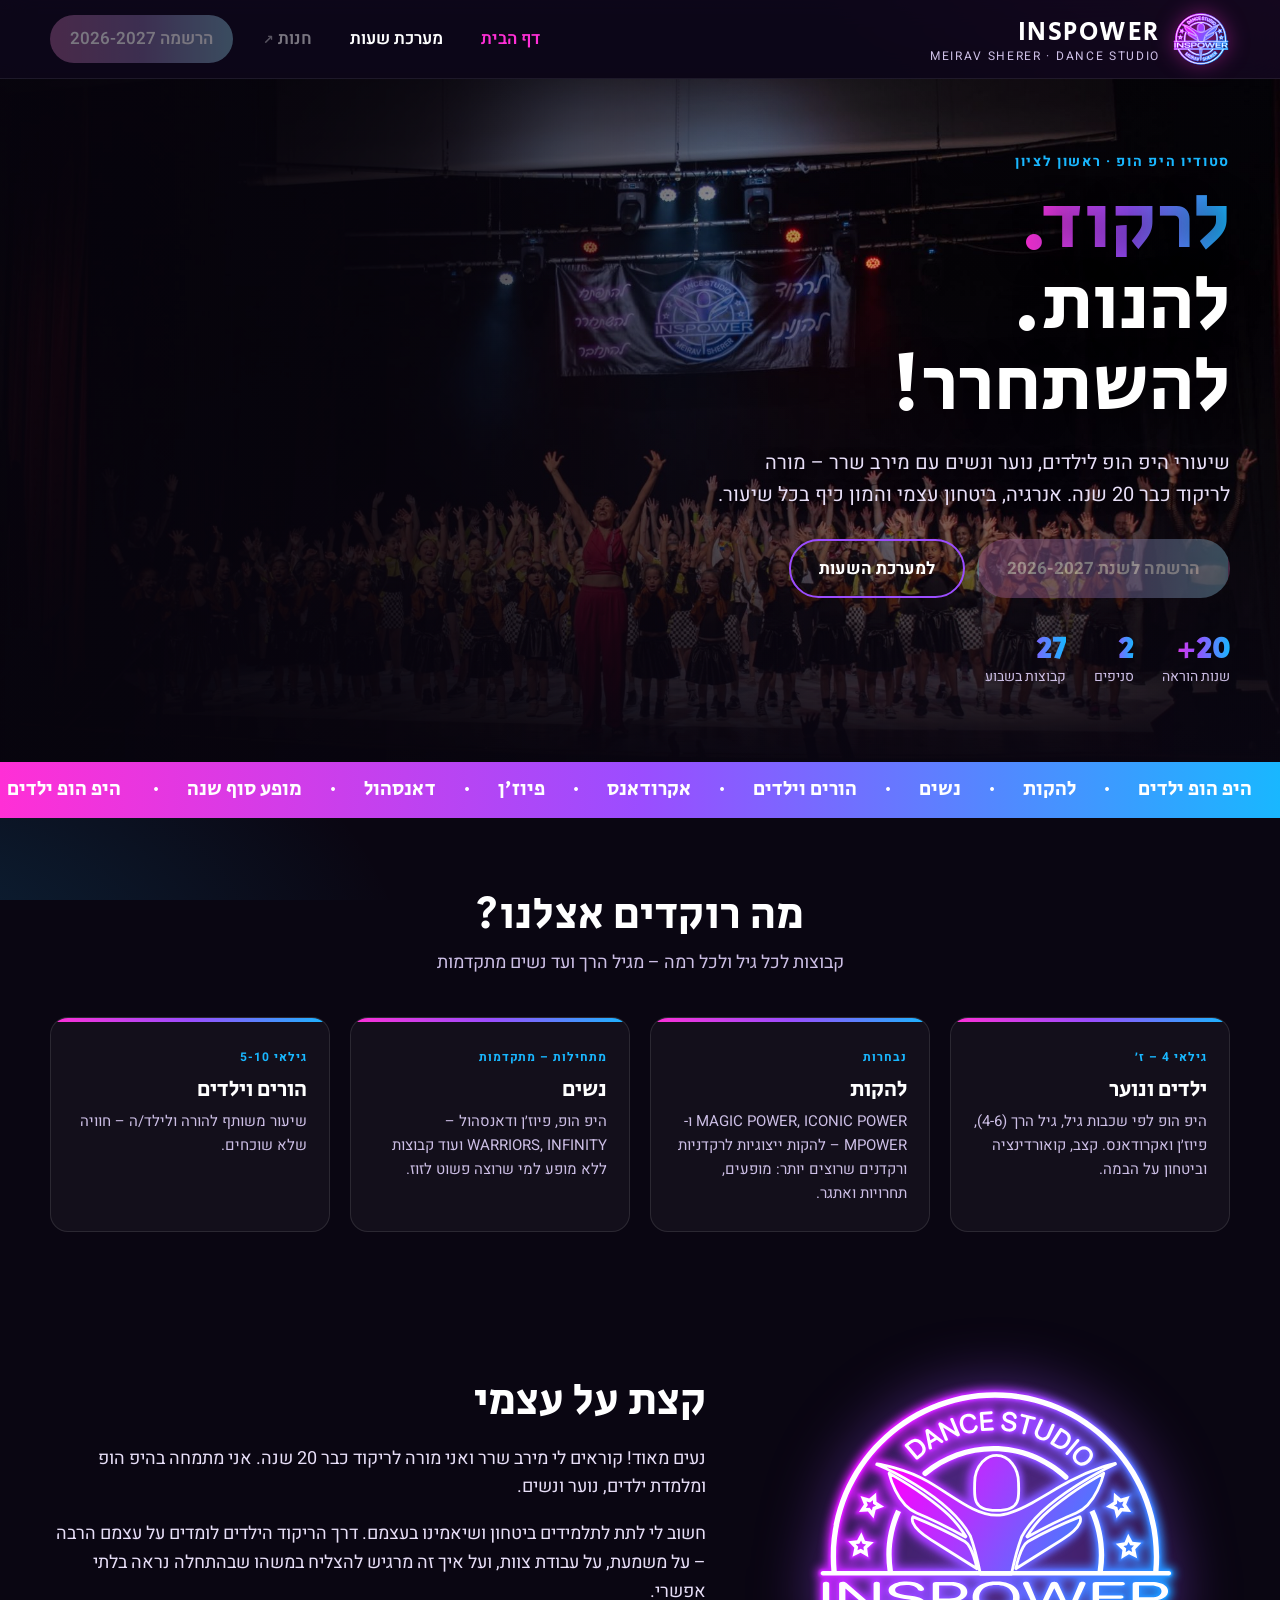
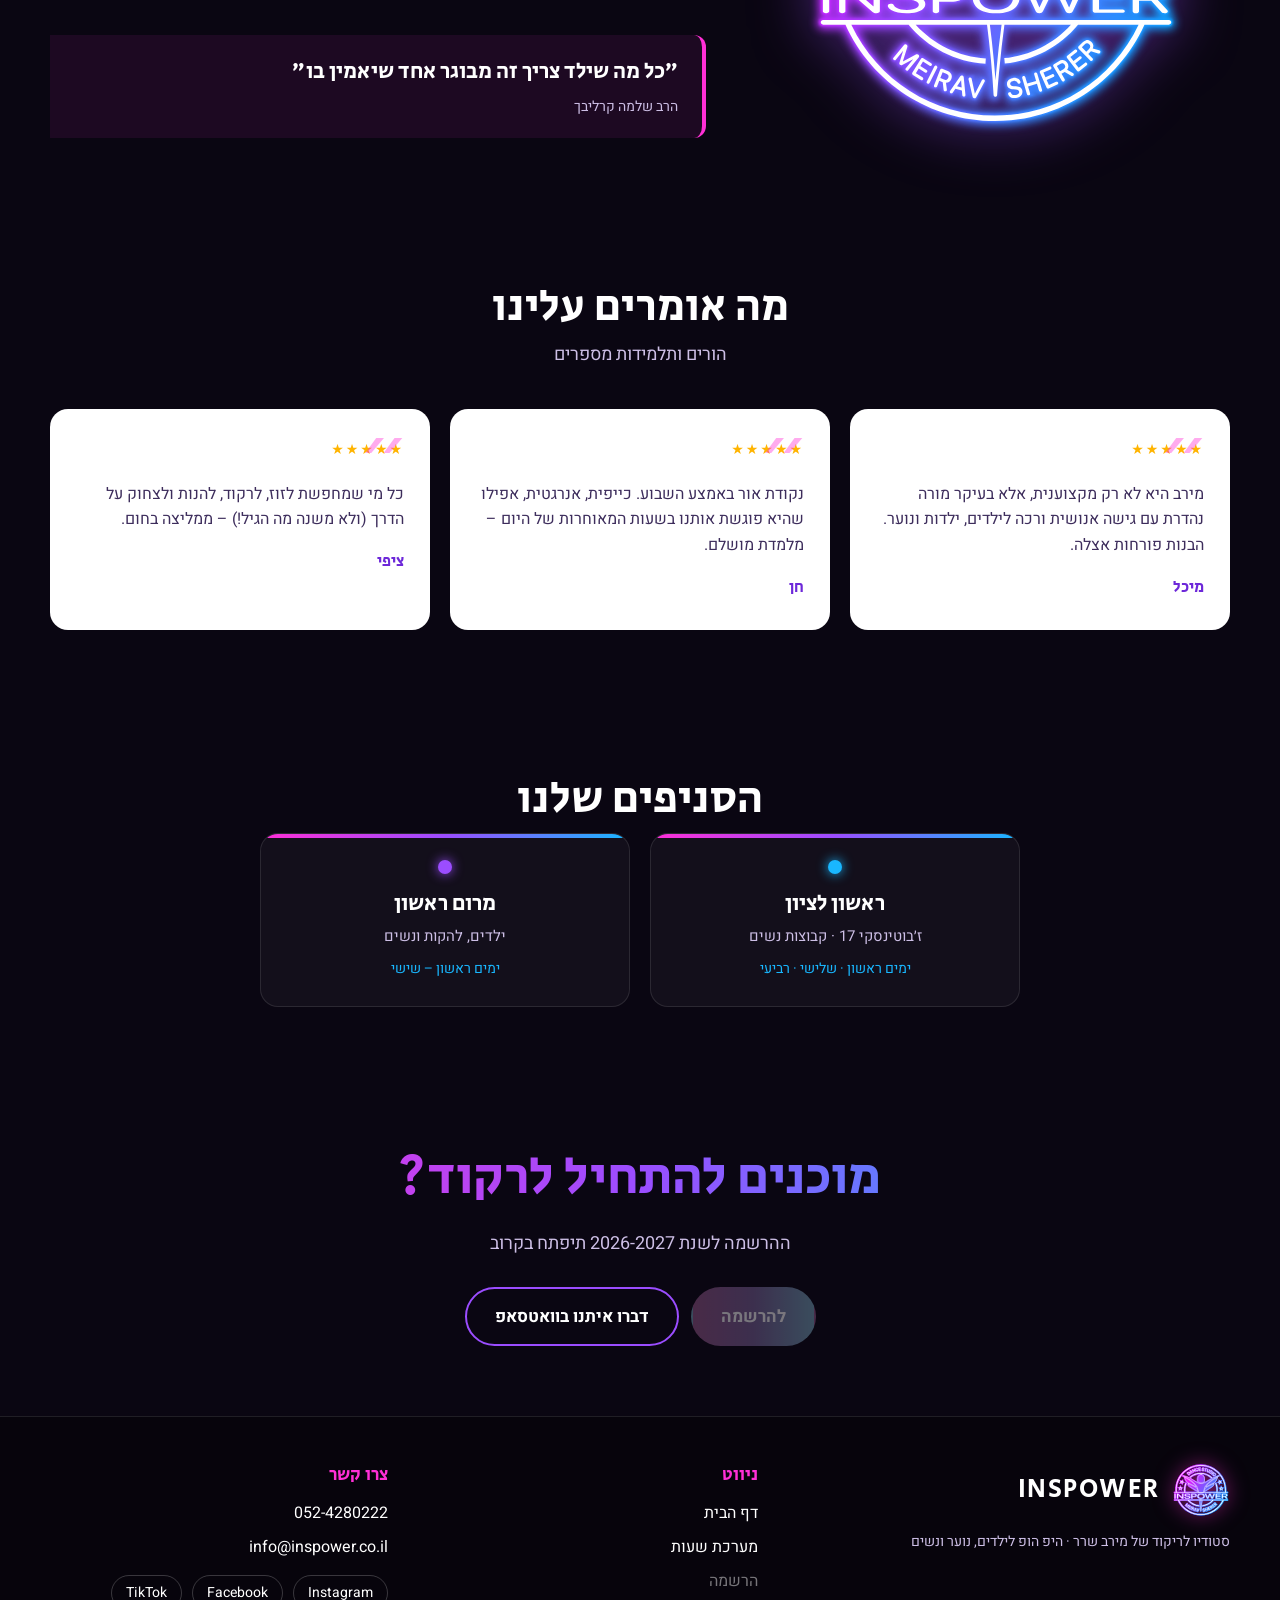
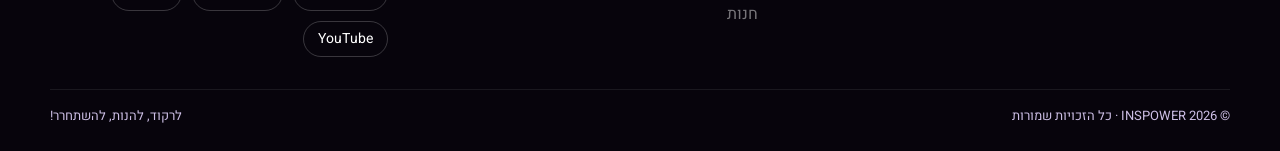
<file: index.html>
<!doctype html>
<html lang="he" dir="rtl">
<head>
  <meta charset="utf-8">
  <meta name="viewport" content="width=device-width, initial-scale=1">
  <title>INSPOWER – סטודיו לריקוד | מירב שרר</title>
  <meta name="description" content="INSPOWER – סטודיו היפ הופ של מירב שרר. שיעורים לילדים, נוער ונשים בראשון לציון. לרקוד, להנות, להשתחרר!">
  <meta name="keywords" content="היפ הופ, חוג ריקוד, סטודיו לריקוד, ראשון לציון, שיעורי ריקוד לילדים, היפ הופ נשים, מירב שרר, INSPOWER">
  <meta name="author" content="INSPOWER – מירב שרר">
  <meta name="robots" content="index, follow">
  <meta name="theme-color" content="#0a0612">
  <link rel="canonical" href="https://inspower.co.il/">
  <meta property="og:type" content="website">
  <meta property="og:site_name" content="INSPOWER">
  <meta property="og:locale" content="he_IL">
  <meta property="og:title" content="INSPOWER – סטודיו לריקוד | מירב שרר">
  <meta property="og:description" content="INSPOWER – סטודיו היפ הופ של מירב שרר. שיעורים לילדים, נוער ונשים בראשון לציון. לרקוד, להנות, להשתחרר!">
  <meta property="og:url" content="https://inspower.co.il/">
  <meta property="og:image" content="https://inspower.co.il/assets/hero.jpg">
  <meta property="og:image:width" content="2000">
  <meta property="og:image:height" content="1334">
  <meta name="twitter:card" content="summary_large_image">
  <meta name="twitter:title" content="INSPOWER – סטודיו לריקוד | מירב שרר">
  <meta name="twitter:description" content="INSPOWER – סטודיו היפ הופ של מירב שרר. שיעורים לילדים, נוער ונשים בראשון לציון. לרקוד, להנות, להשתחרר!">
  <meta name="twitter:image" content="https://inspower.co.il/assets/hero.jpg">
  <script type="application/ld+json">
  {
    "@context": "https://schema.org",
    "@type": "DanceSchool",
    "name": "INSPOWER",
    "alternateName": "INSPOWER – מירב שרר",
    "url": "https://inspower.co.il/",
    "logo": "https://inspower.co.il/assets/logo.svg",
    "image": "https://inspower.co.il/assets/hero.jpg",
    "description": "INSPOWER – סטודיו היפ הופ של מירב שרר. שיעורים לילדים, נוער ונשים בראשון לציון. לרקוד, להנות, להשתחרר!",
    "telephone": "+972-52-4280222",
    "email": "info@inspower.co.il",
    "founder": { "@type": "Person", "name": "מירב שרר" },
    "address": {
      "@type": "PostalAddress",
      "streetAddress": "ז'בוטינסקי 17",
      "addressLocality": "ראשון לציון",
      "addressCountry": "IL"
    },
    "sameAs": [
      "https://www.instagram.com/meiravsherer",
      "https://www.facebook.com/meirav.dance",
      "https://www.tiktok.com/@meiravsherer",
      "https://www.youtube.com/user/meiravable"
    ]
  }
  </script>
  <link rel="icon" href="assets/logo.svg" type="image/svg+xml">
  <link rel="preconnect" href="https://fonts.googleapis.com">
  <link rel="preconnect" href="https://fonts.gstatic.com" crossorigin>
  <link href="https://fonts.googleapis.com/css2?family=Heebo:wght@400;600;700&family=Secular+One&display=swap" rel="stylesheet">
  <link rel="stylesheet" href="css/style.css">
</head>
<body>

<header class="header">
  <div class="container header__inner">
    <a class="brand" href="index.html">
      <img class="brand__logo" src="assets/logo.svg" alt="INSPOWER">
      <span class="brand__text">INSPOWER<span class="brand__sub">MEIRAV SHERER · DANCE STUDIO</span></span>
    </a>
    <button class="nav-toggle" aria-label="תפריט" aria-expanded="false">☰</button>
    <nav class="nav">
      <a href="index.html" class="is-active">דף הבית</a>
      <a href="schedule.html">מערכת שעות</a>
      <a aria-disabled="true" tabindex="-1" href="https://inspower.co.il/conf/" class="is-disabled ext" target="_blank" rel="noopener">חנות</a>
      <a aria-disabled="true" tabindex="-1" href="https://inspower.co.il/sign/" class="is-disabled nav__cta" target="_blank" rel="noopener">הרשמה 2026-2027</a>
    </nav>
  </div>
</header>

<section class="hero">
  <div class="container hero__inner">
    <div class="hero__content">
      <div class="hero__kicker">סטודיו היפ הופ · ראשון לציון</div>
      <h1 class="hero__title"><span class="grad-text">לרקוד.</span><br>להנות.<br>להשתחרר!</h1>
      <p class="hero__text">
        שיעורי היפ הופ לילדים, נוער ונשים עם מירב שרר – מורה לריקוד כבר 20 שנה.
        אנרגיה, ביטחון עצמי והמון כיף בכל שיעור.
      </p>
      <div class="hero__actions">
        <a aria-disabled="true" tabindex="-1" class="is-disabled btn btn--primary" href="https://inspower.co.il/sign/" target="_blank" rel="noopener">הרשמה לשנת 2026-2027</a>
        <a class="btn btn--ghost" href="schedule.html">למערכת השעות</a>
      </div>
      <div class="hero__stats">
        <div class="stat"><b>20+</b><span>שנות הוראה</span></div>
        <div class="stat"><b>2</b><span>סניפים</span></div>
        <div class="stat"><b>27</b><span>קבוצות בשבוע</span></div>
      </div>
    </div>
  </div>
</section>

<div class="strip" aria-hidden="true">
  <div class="strip__track">
    <span>היפ הופ ילדים</span>·<span>להקות</span>·<span>נשים</span>·<span>הורים וילדים</span>·<span>אקרודאנס</span>·<span>פיוז׳ן</span>·<span>דאנסהול</span>·<span>מופע סוף שנה</span>·
    <span>היפ הופ ילדים</span>·<span>להקות</span>·<span>נשים</span>·<span>הורים וילדים</span>·<span>אקרודאנס</span>·<span>פיוז׳ן</span>·<span>דאנסהול</span>·<span>מופע סוף שנה</span>·
  </div>
</div>

<section class="section" id="classes">
  <div class="container">
    <h2 class="section__title">מה רוקדים אצלנו?</h2>
    <p class="section__sub">קבוצות לכל גיל ולכל רמה – מגיל הרך ועד נשים מתקדמות</p>
    <div class="grid grid--4">
      <article class="card"><span class="tag">גילאי 4 – ז׳</span><h3>ילדים ונוער</h3><p>היפ הופ לפי שכבות גיל, גיל הרך (4-6), פיוז׳ן ואקרודאנס. קצב, קואורדינציה וביטחון על הבמה.</p></article>
      <article class="card"><span class="tag">נבחרות</span><h3>להקות</h3><p>MAGIC POWER, ICONIC POWER ו-MPOWER – להקות ייצוגיות לרקדניות ורקדנים שרוצים יותר: מופעים, תחרויות ואתגר.</p></article>
      <article class="card"><span class="tag">מתחילות – מתקדמות</span><h3>נשים</h3><p>היפ הופ, פיוז׳ן ודאנסהול – WARRIORS, INFINITY ועוד קבוצות ללא מופע למי שרוצה פשוט לזוז.</p></article>
      <article class="card"><span class="tag">גילאי 5-10</span><h3>הורים וילדים</h3><p>שיעור משותף להורה ולילד/ה – חוויה שלא שוכחים.</p></article>
    </div>
  </div>
</section>

<section class="section" id="about">
  <div class="container about">
    <img class="about__logo" src="assets/logo.svg" alt="INSPOWER – Meirav Sherer Dance Studio">
    <div class="about__text">
      <h2 class="section__title" style="text-align:start">קצת על עצמי</h2>
      <p>נעים מאוד! קוראים לי מירב שרר ואני מורה לריקוד כבר 20 שנה. אני מתמחה בהיפ הופ ומלמדת ילדים, נוער ונשים.</p>
      <p>חשוב לי לתת לתלמידים ביטחון ושיאמינו בעצמם. דרך הריקוד הילדים לומדים על עצמם הרבה – על משמעת, על עבודת צוות, ועל איך זה מרגיש להצליח במשהו שבהתחלה נראה בלתי אפשרי.</p>
      <blockquote class="quote">״כל מה שילד צריך זה מבוגר אחד שיאמין בו״<small>הרב שלמה קרליבך</small></blockquote>
    </div>
  </div>
</section>

<section class="section" id="testimonials">
  <div class="container">
    <h2 class="section__title">מה אומרים עלינו</h2>
    <p class="section__sub">הורים ותלמידות מספרים</p>
    <div class="grid grid--3">
      <article class="testi"><div class="stars">★★★★★</div><p>מירב היא לא רק מקצוענית, אלא בעיקר מורה נהדרת עם גישה אנושית ורכה לילדים, ילדות ונוער. הבנות פורחות אצלה.</p><b>מיכל</b></article>
      <article class="testi"><div class="stars">★★★★★</div><p>נקודת אור באמצע השבוע. כייפית, אנרגטית, אפילו שהיא פוגשת אותנו בשעות המאוחרות של היום – מלמדת מושלם.</p><b>חן</b></article>
      <article class="testi"><div class="stars">★★★★★</div><p>כל מי שמחפשת לזוז, לרקוד, להנות ולצחוק על הדרך (ולא משנה מה הגיל!) – ממליצה בחום.</p><b>ציפי</b></article>
    </div>
  </div>
</section>

<section class="section" id="branches">
  <div class="container">
    <h2 class="section__title">הסניפים שלנו</h2>
    <div class="grid grid--2">
      <article class="card branch" data-branch="rishon"><i class="branch__dot" style="color:var(--bc);background:var(--bc)"></i><h3>ראשון לציון</h3><p>ז׳בוטינסקי 17 · קבוצות נשים</p><div class="branch__days">ימים ראשון · שלישי · רביעי</div></article>
      <article class="card branch" data-branch="marom"><i class="branch__dot" style="color:var(--bc);background:var(--bc)"></i><h3>מרום ראשון</h3><p>ילדים, להקות ונשים</p><div class="branch__days">ימים ראשון – שישי</div></article>
    </div>
  </div>
</section>

<section class="cta-band">
  <div class="container">
    <h2 class="grad-text">מוכנים להתחיל לרקוד?</h2>
    <p>ההרשמה לשנת 2026-2027 תיפתח בקרוב</p>
    <a aria-disabled="true" tabindex="-1" class="is-disabled btn btn--primary" href="https://inspower.co.il/sign/" target="_blank" rel="noopener">להרשמה</a>
    &nbsp;
    <a class="btn btn--ghost" href="https://api.whatsapp.com/send?phone=%2B972524280222" target="_blank" rel="noopener">דברו איתנו בוואטסאפ</a>
  </div>
</section>

<footer class="footer">
  <div class="container">
    <div class="footer__grid">
      <div>
        <div class="brand" style="margin-bottom:12px"><img class="brand__logo" src="assets/logo.svg" alt=""><span class="brand__text">INSPOWER</span></div>
        <p style="color:var(--muted);margin:0;font-size:14px">סטודיו לריקוד של מירב שרר · היפ הופ לילדים, נוער ונשים</p>
      </div>
      <div>
        <h4>ניווט</h4>
        <ul>
          <li><a href="index.html">דף הבית</a></li>
          <li><a href="schedule.html">מערכת שעות</a></li>
          <li><a aria-disabled="true" tabindex="-1" class="is-disabled" href="https://inspower.co.il/sign/" target="_blank" rel="noopener">הרשמה</a></li>
          <li><a aria-disabled="true" tabindex="-1" class="is-disabled" href="https://inspower.co.il/conf/" target="_blank" rel="noopener">חנות</a></li>
        </ul>
      </div>
      <div>
        <h4>צרו קשר</h4>
        <ul>
          <li><a href="tel:0524280222">052-4280222</a></li>
          <li><a href="mailto:info@inspower.co.il">info@inspower.co.il</a></li>
        </ul>
        <div class="socials" style="margin-top:14px">
          <a href="https://www.instagram.com/meiravsherer" target="_blank" rel="noopener">Instagram</a>
          <a href="https://www.facebook.com/meirav.dance" target="_blank" rel="noopener">Facebook</a>
          <a href="https://www.tiktok.com/@meiravsherer" target="_blank" rel="noopener">TikTok</a>
          <a href="https://www.youtube.com/user/meiravable" target="_blank" rel="noopener">YouTube</a>
        </div>
      </div>
    </div>
    <div class="footer__bottom"><span>© 2026 INSPOWER · כל הזכויות שמורות</span><span>לרקוד, להנות, להשתחרר!</span></div>
  </div>
</footer>

<script src="js/main.js"></script>
</body>
</html>
</file>
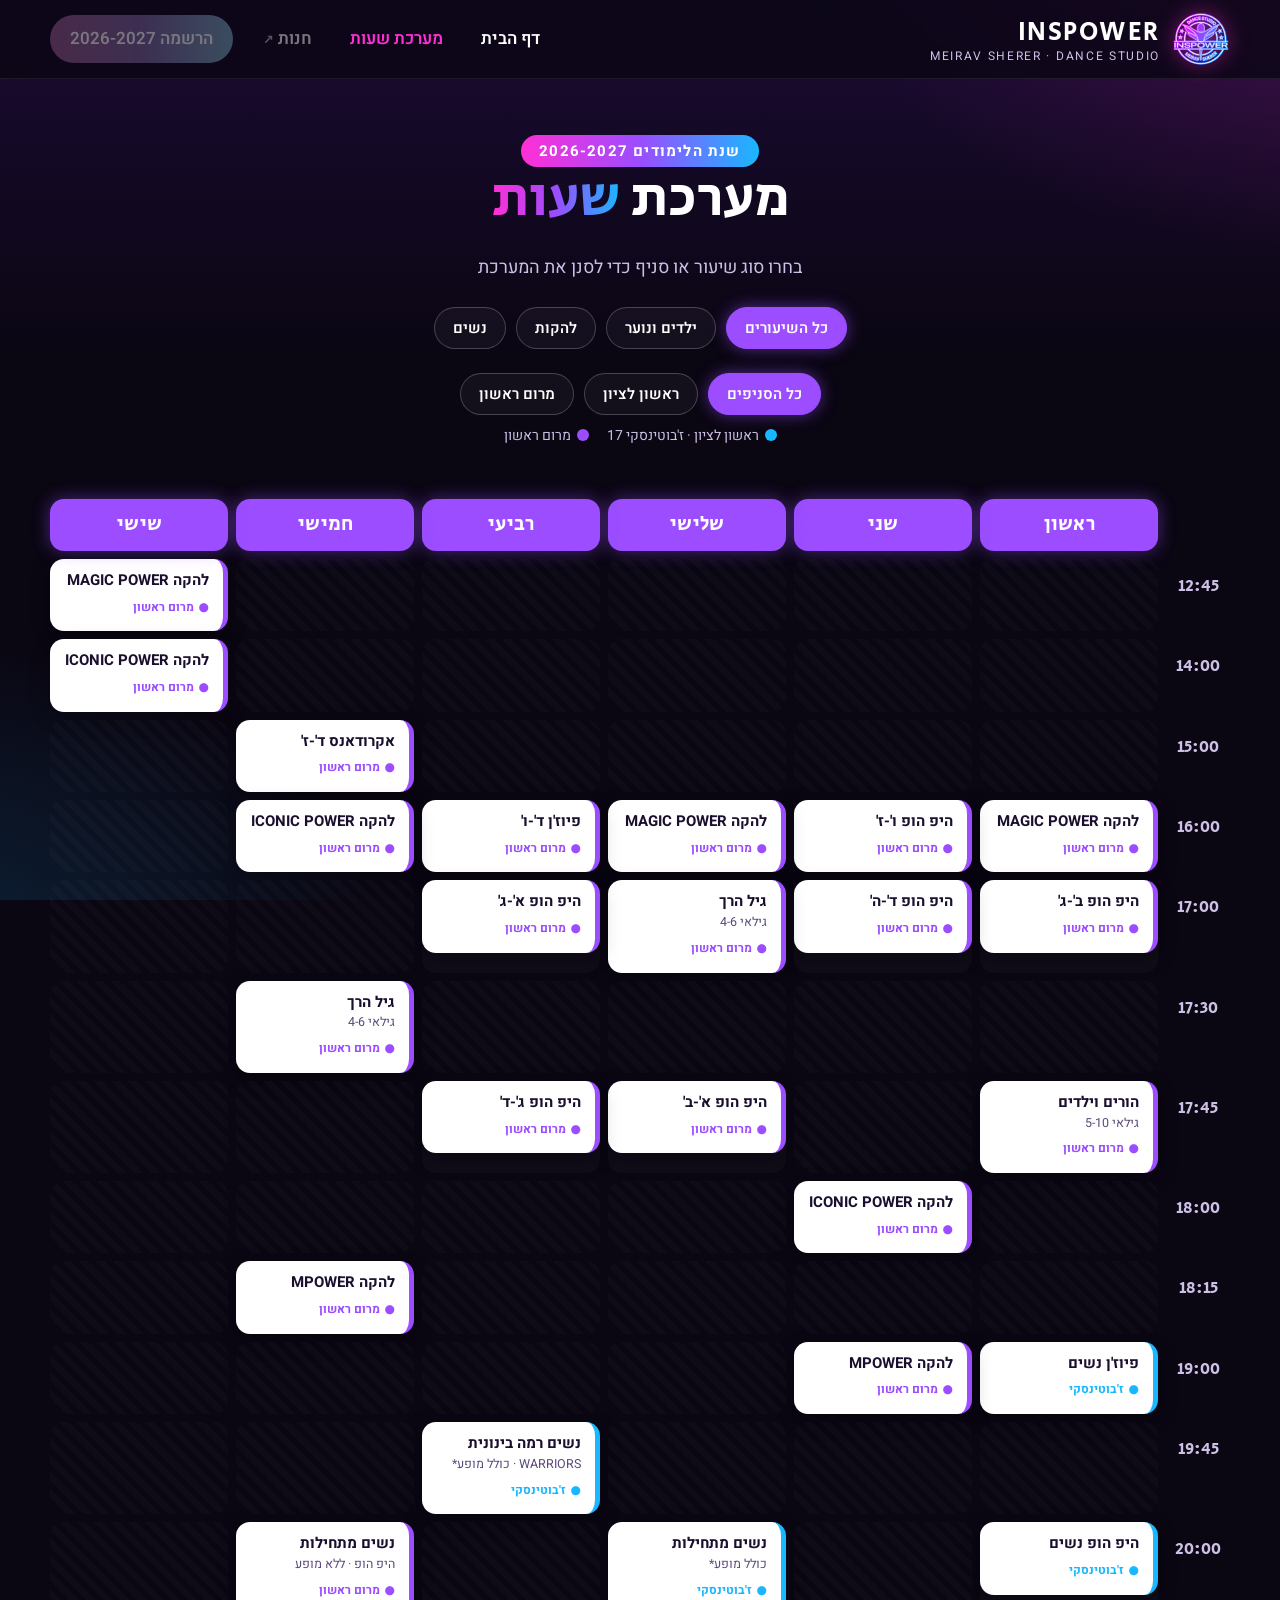
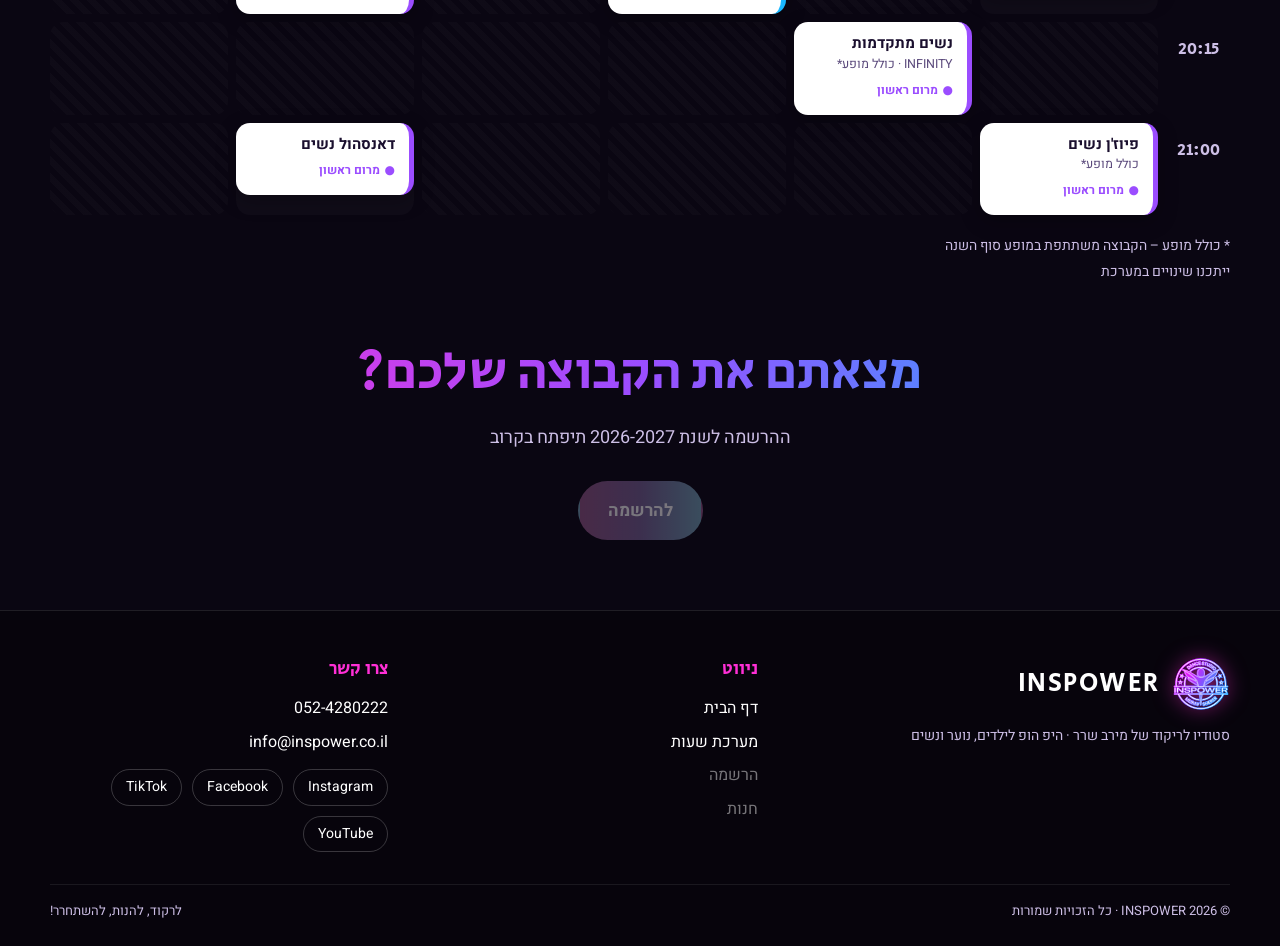
<file: schedule.html>
<!doctype html>
<html lang="he" dir="rtl">
<head>
  <meta charset="utf-8">
  <meta name="viewport" content="width=device-width, initial-scale=1">
  <title>מערכת שעות 2026-2027 | INSPOWER</title>
  <meta name="description" content="מערכת השעות של סטודיו INSPOWER לשנת 2026-2027 – היפ הופ ילדים, נוער ונשים בראשון לציון.">
  <meta name="keywords" content="היפ הופ, חוג ריקוד, סטודיו לריקוד, ראשון לציון, שיעורי ריקוד לילדים, היפ הופ נשים, מירב שרר, INSPOWER">
  <meta name="author" content="INSPOWER – מירב שרר">
  <meta name="robots" content="index, follow">
  <meta name="theme-color" content="#0a0612">
  <link rel="canonical" href="https://inspower.co.il/schedule.html">
  <meta property="og:type" content="website">
  <meta property="og:site_name" content="INSPOWER">
  <meta property="og:locale" content="he_IL">
  <meta property="og:title" content="מערכת שעות 2026-2027 | INSPOWER">
  <meta property="og:description" content="מערכת השעות של סטודיו INSPOWER לשנת 2026-2027 – היפ הופ ילדים, נוער ונשים בראשון לציון.">
  <meta property="og:url" content="https://inspower.co.il/schedule.html">
  <meta property="og:image" content="https://inspower.co.il/assets/hero.jpg">
  <meta property="og:image:width" content="2000">
  <meta property="og:image:height" content="1334">
  <meta name="twitter:card" content="summary_large_image">
  <meta name="twitter:title" content="מערכת שעות 2026-2027 | INSPOWER">
  <meta name="twitter:description" content="מערכת השעות של סטודיו INSPOWER לשנת 2026-2027 – היפ הופ ילדים, נוער ונשים בראשון לציון.">
  <meta name="twitter:image" content="https://inspower.co.il/assets/hero.jpg">
  <script type="application/ld+json">
  {
    "@context": "https://schema.org",
    "@type": "DanceSchool",
    "name": "INSPOWER",
    "alternateName": "INSPOWER – מירב שרר",
    "url": "https://inspower.co.il/",
    "logo": "https://inspower.co.il/assets/logo.svg",
    "image": "https://inspower.co.il/assets/hero.jpg",
    "description": "מערכת השעות של סטודיו INSPOWER לשנת 2026-2027 – היפ הופ ילדים, נוער ונשים בראשון לציון.",
    "telephone": "+972-52-4280222",
    "email": "info@inspower.co.il",
    "founder": { "@type": "Person", "name": "מירב שרר" },
    "address": {
      "@type": "PostalAddress",
      "streetAddress": "ז'בוטינסקי 17",
      "addressLocality": "ראשון לציון",
      "addressCountry": "IL"
    },
    "sameAs": [
      "https://www.instagram.com/meiravsherer",
      "https://www.facebook.com/meirav.dance",
      "https://www.tiktok.com/@meiravsherer",
      "https://www.youtube.com/user/meiravable"
    ]
  }
  </script>
  <link rel="icon" href="assets/logo.svg" type="image/svg+xml">
  <link rel="preconnect" href="https://fonts.googleapis.com">
  <link rel="preconnect" href="https://fonts.gstatic.com" crossorigin>
  <link href="https://fonts.googleapis.com/css2?family=Heebo:wght@400;600;700&family=Secular+One&display=swap" rel="stylesheet">
  <link rel="stylesheet" href="css/style.css">
</head>
<body>

<header class="header">
  <div class="container header__inner">
    <a class="brand" href="index.html">
      <img class="brand__logo" src="assets/logo.svg" alt="INSPOWER">
      <span class="brand__text">INSPOWER<span class="brand__sub">MEIRAV SHERER · DANCE STUDIO</span></span>
    </a>
    <button class="nav-toggle" aria-label="תפריט" aria-expanded="false">☰</button>
    <nav class="nav">
      <a href="index.html">דף הבית</a>
      <a href="schedule.html" class="is-active">מערכת שעות</a>
      <a aria-disabled="true" tabindex="-1" href="https://inspower.co.il/conf/" class="is-disabled ext" target="_blank" rel="noopener">חנות</a>
      <a aria-disabled="true" tabindex="-1" href="https://inspower.co.il/sign/" class="is-disabled nav__cta" target="_blank" rel="noopener">הרשמה 2026-2027</a>
    </nav>
  </div>
</header>

<main class="container">
  <div class="page-head">
    <span class="season" data-season="שנת הלימודים {season}">שנת הלימודים 2026-2027</span>
    <h1>מערכת <span class="grad-text">שעות</span></h1>
    <p class="section__sub" style="margin-bottom:0">בחרו סוג שיעור או סניף כדי לסנן את המערכת</p>
    <div id="filters"></div>
    <div class="legend" id="legend"></div>
  </div>

  <div class="sched" id="schedule" aria-label="מערכת שעות שבועית"></div>
  <div class="sched-list" id="schedule-list"></div>

  <div class="notes" id="notes"></div>

  <section class="cta-band" style="padding-top:20px">
    <h2 class="grad-text">מצאתם את הקבוצה שלכם?</h2>
    <p data-season="ההרשמה לשנת {season} תיפתח בקרוב">ההרשמה לשנת 2026-2027 תיפתח בקרוב</p>
    <a aria-disabled="true" tabindex="-1" class="is-disabled btn btn--primary" href="https://inspower.co.il/sign/" target="_blank" rel="noopener">להרשמה</a>
  </section>
</main>

<footer class="footer">
  <div class="container">
    <div class="footer__grid">
      <div>
        <div class="brand" style="margin-bottom:12px"><img class="brand__logo" src="assets/logo.svg" alt=""><span class="brand__text">INSPOWER</span></div>
        <p style="color:var(--muted);margin:0;font-size:14px">סטודיו לריקוד של מירב שרר · היפ הופ לילדים, נוער ונשים</p>
      </div>
      <div>
        <h4>ניווט</h4>
        <ul>
          <li><a href="index.html">דף הבית</a></li>
          <li><a href="schedule.html">מערכת שעות</a></li>
          <li><a aria-disabled="true" tabindex="-1" class="is-disabled" href="https://inspower.co.il/sign/" target="_blank" rel="noopener">הרשמה</a></li>
          <li><a aria-disabled="true" tabindex="-1" class="is-disabled" href="https://inspower.co.il/conf/" target="_blank" rel="noopener">חנות</a></li>
        </ul>
      </div>
      <div>
        <h4>צרו קשר</h4>
        <ul>
          <li><a href="tel:0524280222">052-4280222</a></li>
          <li><a href="mailto:info@inspower.co.il">info@inspower.co.il</a></li>
        </ul>
        <div class="socials" style="margin-top:14px">
          <a href="https://www.instagram.com/meiravsherer" target="_blank" rel="noopener">Instagram</a>
          <a href="https://www.facebook.com/meirav.dance" target="_blank" rel="noopener">Facebook</a>
          <a href="https://www.tiktok.com/@meiravsherer" target="_blank" rel="noopener">TikTok</a>
          <a href="https://www.youtube.com/user/meiravable" target="_blank" rel="noopener">YouTube</a>
        </div>
      </div>
    </div>
    <div class="footer__bottom"><span>© 2026 INSPOWER · כל הזכויות שמורות</span><span>לרקוד, להנות, להשתחרר!</span></div>
  </div>
</footer>

<script src="js/main.js"></script>
<script src="js/schedule.js"></script>
</body>
</html>
</file>
<file: css/style.css>
/* ===== INSPOWER – base ===== */
:root {
  --bg: #0a0612;
  --bg-2: #1b0b33;
  --bg-3: #2a0f4a;
  --ink: #1a0f2e;
  --white: #ffffff;
  --muted: #cdbfe6;
  --purple: #9b4dff;
  --purple-deep: #6d28d9;
  --magenta: #ff2fd6;
  --cyan: #19b7ff;
  --grad: linear-gradient(90deg, var(--magenta), var(--purple), var(--cyan));
  --radius: 18px;
  --shadow-neon: 0 0 24px rgba(255, 47, 214, .35), 0 0 48px rgba(25, 183, 255, .18);
  --font-body: "Heebo", system-ui, -apple-system, "Segoe UI", Arial, sans-serif;
  --font-display: "Secular One", "Heebo", system-ui, sans-serif;
  --max: 1180px;
}

* { box-sizing: border-box; }
html { scroll-behavior: smooth; }
body {
  margin: 0;
  font-family: var(--font-body);
  color: var(--white);
  background: var(--bg);
  background-image:
    radial-gradient(1000px 600px at 110% -10%, rgba(255, 47, 214, .22), transparent 60%),
    radial-gradient(900px 600px at -10% 110%, rgba(25, 183, 255, .18), transparent 60%),
    linear-gradient(180deg, var(--bg-2), var(--bg) 40%);
  background-attachment: fixed;
  line-height: 1.6;
}
a { color: inherit; text-decoration: none; }
img { max-width: 100%; display: block; }
.container { width: min(var(--max), 100% - 32px); margin-inline: auto; }
h1, h2, h3 { font-family: var(--font-display); font-weight: 400; line-height: 1.15; margin: 0 0 .4em; }
.grad-text {
  background: var(--grad);
  -webkit-background-clip: text; background-clip: text; color: transparent;
}
.section { padding: 72px 0; }
.section__title { font-size: clamp(30px, 4vw, 44px); text-align: center; margin-bottom: 8px; }
.section__sub { text-align: center; color: var(--muted); margin: 0 auto 40px; max-width: 640px; font-size: 18px; }

/* ===== Buttons ===== */
.btn {
  display: inline-flex; align-items: center; justify-content: center; gap: 8px;
  padding: 14px 28px; border-radius: 999px; font-weight: 700; font-size: 17px;
  border: 2px solid transparent; transition: transform .15s, box-shadow .15s, background .15s;
  white-space: nowrap;
}
.btn:hover { transform: translateY(-2px); }
.btn--primary { background: var(--grad); color: #fff; box-shadow: var(--shadow-neon); }
.btn--ghost { border-color: var(--purple); color: var(--white); }
.btn--ghost:hover { background: rgba(155, 77, 255, .18); }

/* Disabled links (registration / store closed). Remove .is-disabled to re-enable. */
.is-disabled { pointer-events: none; cursor: default; opacity: .45; filter: grayscale(.7); box-shadow: none !important; }

/* ===== Header ===== */
.header {
  position: sticky; top: 0; z-index: 50;
  background: rgba(10, 6, 18, .78);
  backdrop-filter: blur(14px); -webkit-backdrop-filter: blur(14px);
  border-bottom: 1px solid rgba(255, 255, 255, .08);
}
.header__inner { display: flex; align-items: center; justify-content: space-between; height: 78px; gap: 24px; }
.brand { display: flex; align-items: center; gap: 12px; }
.brand__logo { width: 58px; height: 58px; filter: drop-shadow(0 0 10px rgba(255, 47, 214, .5)); }
.brand__text { font-family: var(--font-display); font-size: 26px; letter-spacing: .06em; }
.brand__sub { display: block; font-family: var(--font-body); font-size: 12px; color: var(--muted); letter-spacing: .14em; margin-top: -6px; }
.nav { display: flex; align-items: center; gap: 6px; }
.nav a { padding: 10px 16px; border-radius: 999px; font-weight: 600; font-size: 17px; transition: background .15s; }
.nav a:hover { background: rgba(255, 255, 255, .08); }
.nav a.is-active { color: var(--magenta); }
.nav a.nav__cta { background: var(--grad); color: #fff; padding: 10px 20px; margin-inline-start: 8px; box-shadow: var(--shadow-neon); }
.nav .ext::after { content: "↗"; font-size: .75em; margin-inline-start: 4px; opacity: .7; }
.nav-toggle { display: none; background: none; border: 0; color: #fff; font-size: 28px; cursor: pointer; padding: 6px 10px; }

/* ===== Hero ===== */
.hero {
  position: relative; color: var(--white); overflow: hidden;
  background: #07040d url("../assets/hero.jpg") center 35% / cover no-repeat;
}
.hero::before {
  content: ""; position: absolute; inset: 0;
  background:
    linear-gradient(90deg, rgba(7, 4, 13, .9) 0%, rgba(7, 4, 13, .72) 36%, rgba(7, 4, 13, .18) 68%, rgba(7, 4, 13, .05) 100%),
    linear-gradient(180deg, rgba(7, 4, 13, .35) 0%, transparent 30%, rgba(10, 6, 18, .95) 100%);
}
.hero__inner { position: relative; z-index: 1; display: grid; grid-template-columns: minmax(0, 640px) 1fr; min-height: 620px; align-items: center; }
.hero__content { padding: 72px 0; }
.hero__kicker { font-weight: 700; letter-spacing: .12em; color: var(--cyan); font-size: 14px; margin-bottom: 12px; }
.hero__title { font-size: clamp(42px, 6vw, 80px); line-height: 1.05; margin-bottom: 16px; text-shadow: 0 4px 30px rgba(0, 0, 0, .6); }
.hero__text { font-size: 20px; max-width: 520px; color: #e8dff8; margin-bottom: 28px; text-shadow: 0 2px 12px rgba(0, 0, 0, .6); }
.hero__actions { display: flex; flex-wrap: wrap; gap: 12px; }
.hero__stats { display: flex; gap: 28px; margin-top: 36px; flex-wrap: wrap; }
.stat b { display: block; font-family: var(--font-display); font-size: 30px; line-height: 1; background: var(--grad); -webkit-background-clip: text; background-clip: text; color: transparent; }
.stat span { font-size: 14px; color: var(--muted); }

/* ===== Marquee strip ===== */
.strip { background: var(--grad); color: #fff; font-family: var(--font-display); font-size: 20px; padding: 12px 0; overflow: hidden; white-space: nowrap; }
.strip__track { display: inline-block; animation: strip 28s linear infinite; }
.strip__track span { margin-inline: 28px; }
@keyframes strip { from { transform: translateX(0); } to { transform: translateX(50%); } }

/* ===== Cards ===== */
.grid { display: grid; gap: 20px; }
.grid--2 { grid-template-columns: repeat(2, 1fr); max-width: 760px; margin-inline: auto; }
.grid--3 { grid-template-columns: repeat(3, 1fr); }
.grid--4 { grid-template-columns: repeat(4, 1fr); }
.card {
  background: rgba(255, 255, 255, .04);
  border: 1px solid rgba(255, 255, 255, .1);
  border-radius: var(--radius); padding: 26px 22px;
  position: relative; overflow: hidden;
  transition: transform .2s, border-color .2s;
}
.card:hover { transform: translateY(-4px); border-color: rgba(255, 47, 214, .5); }
.card::before { content: ""; position: absolute; inset-inline: 0; top: 0; height: 4px; background: var(--grad); }
.card h3 { font-size: 22px; margin-bottom: 6px; }
.card p { margin: 0; color: var(--muted); font-size: 15px; }
.card .tag { display: inline-block; font-size: 12px; font-weight: 700; letter-spacing: .08em; color: var(--cyan); margin-bottom: 10px; }

/* ===== About ===== */
.about { display: grid; grid-template-columns: 1fr 1.4fr; gap: 56px; align-items: center; }
.about__logo { width: 100%; max-width: 380px; margin-inline: auto; filter: drop-shadow(0 0 30px rgba(155, 77, 255, .55)); }
.about__text p { font-size: 18px; color: #e8dff8; }
.quote {
  margin: 28px 0 0; padding: 20px 24px; border-inline-start: 4px solid var(--magenta);
  background: rgba(255, 47, 214, .08); border-radius: 0 12px 12px 0; font-family: var(--font-display); font-size: 22px;
}
.quote small { display: block; font-family: var(--font-body); font-size: 14px; color: var(--muted); margin-top: 6px; }

/* ===== Testimonials ===== */
.testi { background: #fff; color: var(--ink); border-radius: var(--radius); padding: 30px 26px; position: relative; }
.testi::before { content: "״"; position: absolute; top: 6px; inset-inline-start: 20px; font-size: 80px; line-height: 1; color: var(--magenta); opacity: .4; font-family: serif; }
.testi p { margin: 20px 0 16px; font-size: 16px; color: #3d2d5c; }
.testi b { font-family: var(--font-display); font-weight: 400; color: var(--purple-deep); }
.stars { color: #ffb400; letter-spacing: 2px; font-size: 14px; }

/* ===== Branches ===== */
.branch { text-align: center; }
.branch__dot { width: 14px; height: 14px; border-radius: 50%; display: inline-block; margin-bottom: 10px; box-shadow: 0 0 12px currentColor; }
.branch__days { margin-top: 10px; font-size: 14px; color: var(--cyan); }

/* ===== CTA band ===== */
.cta-band { text-align: center; padding: 70px 0; }
.cta-band h2 { font-size: clamp(30px, 4.5vw, 52px); }
.cta-band p { color: var(--muted); font-size: 18px; margin-bottom: 28px; }

/* ===== Footer ===== */
.footer { border-top: 1px solid rgba(255, 255, 255, .1); padding: 44px 0 24px; background: rgba(0, 0, 0, .35); }
.footer__grid { display: grid; grid-template-columns: 1.3fr 1fr 1fr; gap: 32px; }
.footer h4 { font-family: var(--font-display); font-weight: 400; font-size: 18px; margin: 0 0 12px; color: var(--magenta); }
.footer ul { list-style: none; margin: 0; padding: 0; display: grid; gap: 8px; }
.footer a:hover { color: var(--cyan); }
.footer__bottom { margin-top: 32px; padding-top: 16px; border-top: 1px solid rgba(255, 255, 255, .08); font-size: 13px; color: var(--muted); display: flex; justify-content: space-between; flex-wrap: wrap; gap: 8px; }
.socials { display: flex; gap: 10px; flex-wrap: wrap; }
.socials a { border: 1px solid rgba(255,255,255,.2); border-radius: 999px; padding: 6px 14px; font-size: 14px; }
.socials a:hover { border-color: var(--magenta); }

/* ===== Schedule page ===== */
.page-head { padding: 56px 0 24px; text-align: center; }
.page-head h1 { font-size: clamp(34px, 5vw, 56px); }
.page-head .season { display: inline-block; background: var(--grad); padding: 4px 18px; border-radius: 999px; font-weight: 700; font-size: 15px; letter-spacing: .08em; }
.filters { display: flex; flex-wrap: wrap; justify-content: center; gap: 10px; margin: 24px 0 10px; }
.chip {
  border: 1px solid rgba(255, 255, 255, .22); background: rgba(255, 255, 255, .04); color: #fff;
  padding: 8px 18px; border-radius: 999px; font: inherit; font-weight: 600; font-size: 15px; cursor: pointer; transition: all .15s;
}
.chip:hover { border-color: var(--purple); }
.chip.is-on { background: var(--purple); border-color: var(--purple); box-shadow: 0 0 16px rgba(155, 77, 255, .5); }
.legend { display: flex; justify-content: center; gap: 18px; flex-wrap: wrap; font-size: 14px; color: var(--muted); margin-bottom: 28px; }
.legend i { width: 12px; height: 12px; border-radius: 50%; display: inline-block; margin-inline-end: 6px; vertical-align: -1px; }

/* colors per branch */
[data-branch="rishon"] { --bc: var(--cyan); }
[data-branch="marom"]  { --bc: var(--purple); }

.sched {
  display: grid; gap: 8px;
  grid-template-columns: 64px repeat(var(--days, 5), minmax(0, 1fr));
  margin-bottom: 20px;
}
.sched__day {
  background: var(--purple); color: #fff; font-family: var(--font-display); font-size: 20px;
  text-align: center; padding: 10px; border-radius: 14px; box-shadow: 0 0 18px rgba(155, 77, 255, .45);
  position: sticky; top: 86px; z-index: 2;
}
.sched__corner { }
.sched__time {
  display: flex; align-items: flex-start; justify-content: center; padding-top: 14px;
  font-family: var(--font-display); font-size: 17px; color: var(--muted);
}
.sched__cell { display: grid; gap: 8px; align-content: start; min-height: 20px; border-radius: 14px; background: rgba(255, 255, 255, .025); }
.sched__cell:empty { background: repeating-linear-gradient(45deg, rgba(255,255,255,.02) 0 6px, transparent 6px 12px); }

.cls {
  background: #fff; color: var(--ink); border-radius: 14px; padding: 12px 14px;
  border-inline-start: 5px solid var(--bc); box-shadow: 0 6px 20px rgba(0, 0, 0, .25);
  transition: transform .15s, box-shadow .15s;
}
.cls:hover { transform: translateY(-2px); box-shadow: 0 10px 26px rgba(0,0,0,.35), 0 0 16px color-mix(in srgb, var(--bc) 50%, transparent); }
.cls__time { font-family: var(--font-display); color: var(--purple-deep); font-size: 20px; line-height: 1; margin-bottom: 4px; }
.cls__title { font-weight: 700; font-size: 15px; line-height: 1.25; }
.cls__sub { font-size: 12.5px; color: #5b4a7c; margin-top: 3px; line-height: 1.35; }
.cls__branch { display: inline-block; margin-top: 8px; font-size: 12px; font-weight: 700; color: var(--bc); }
.cls__branch::before { content: "●"; margin-inline-end: 5px; }

.sched-list { display: none; }
.sched-list__day { margin-bottom: 26px; }
.sched-list__day h3 { font-size: 24px; background: var(--purple); display: inline-block; padding: 4px 18px; border-radius: 12px; margin-bottom: 12px; }
.sched-list__cards { display: grid; gap: 10px; }
.sched-list .cls { display: grid; grid-template-columns: 68px 1fr auto; gap: 12px; align-items: center; }
.sched-list .cls__time { margin: 0; }
.sched-list .cls__branch { margin: 0; }

.notes { color: var(--muted); font-size: 14px; display: grid; gap: 4px; margin: 10px 0 40px; }
.empty { text-align: center; color: var(--muted); padding: 40px; }

/* ===== Error page ===== */
.error { text-align: center; padding: 80px 0 100px; min-height: 60vh; }
.error__code { font-family: var(--font-display); font-size: clamp(96px, 20vw, 200px); line-height: 1; filter: drop-shadow(0 0 30px rgba(155, 77, 255, .45)); }
.error h1 { font-size: clamp(28px, 4vw, 44px); margin-top: 8px; }
.error p { color: var(--muted); font-size: 18px; max-width: 520px; margin: 0 auto 28px; }

/* ===== Responsive ===== */
@media (max-width: 1000px) {
  .grid--4 { grid-template-columns: repeat(2, 1fr); }
  .about { grid-template-columns: 1fr; gap: 24px; }
  .about__logo { max-width: 240px; }
  .sched { grid-template-columns: 52px repeat(var(--days, 5), minmax(0, 1fr)); gap: 6px; }
  .cls { padding: 10px; }
  .cls__title { font-size: 14px; }
}
@media (max-width: 760px) {
  .nav { display: none; position: absolute; inset-inline: 0; top: 78px; flex-direction: column; align-items: stretch; padding: 12px 16px 20px; background: rgba(10, 6, 18, .97); border-bottom: 1px solid rgba(255,255,255,.1); }
  .nav.is-open { display: flex; }
  .nav a { text-align: center; }
  .nav a.nav__cta { margin: 8px 0 0; }
  .nav-toggle { display: block; }
  .brand__sub { display: none; }
  .brand__logo { width: 46px; height: 46px; }
  .hero { background-position: center 30%; }
  .hero::before { background: linear-gradient(180deg, rgba(7, 4, 13, .55) 0%, rgba(7, 4, 13, .8) 45%, rgba(10, 6, 18, .97) 100%); }
  .hero__inner { grid-template-columns: 1fr; min-height: 0; }
  .hero__content { padding: 220px 0 40px; }
  .grid--2, .grid--3, .grid--4 { grid-template-columns: 1fr; }
  .footer__grid { grid-template-columns: 1fr; }
  .section { padding: 48px 0; }
  .sched { display: none; }
  .sched-list { display: block; }
}
</file>
